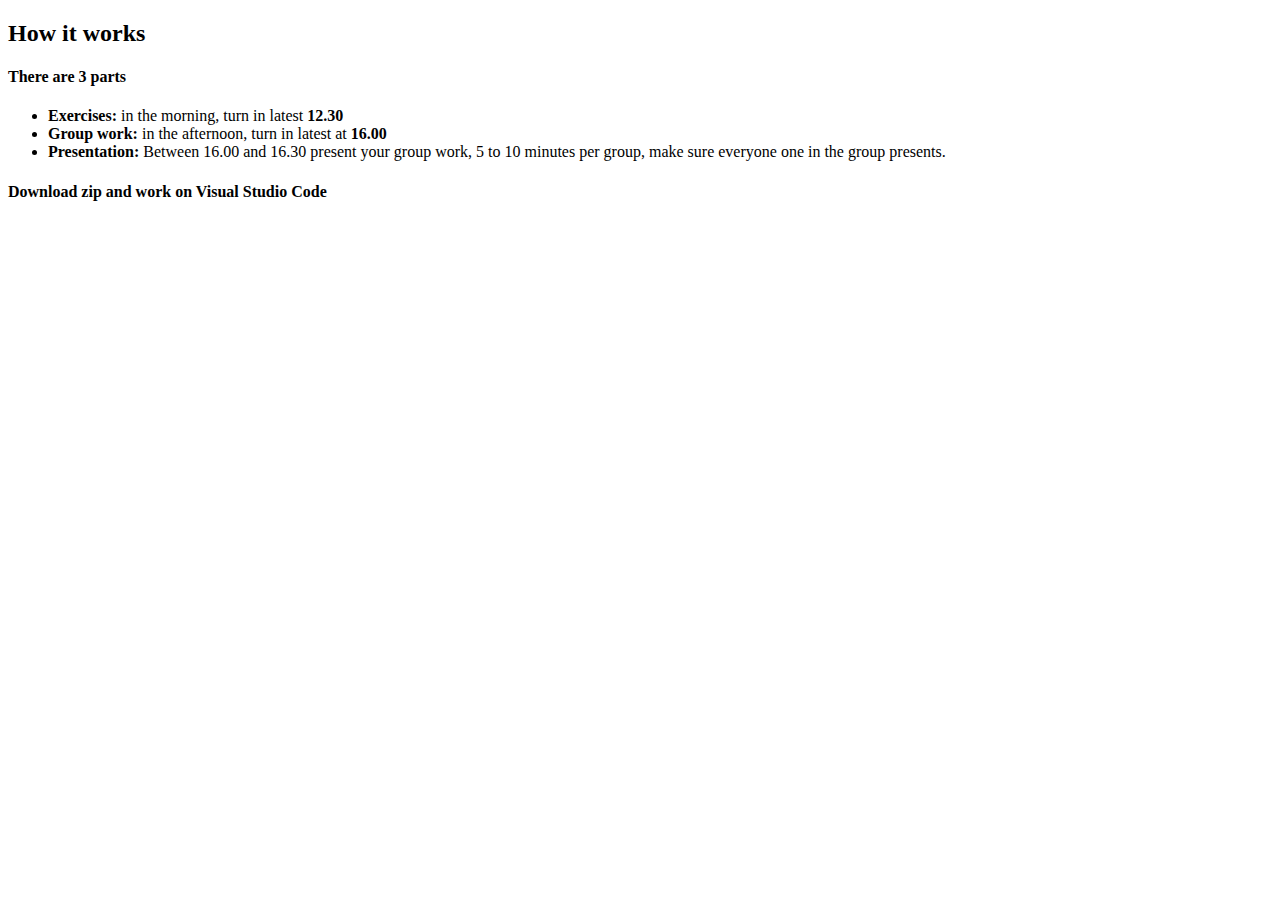
<file: index.html>
<!DOCTYPE html>
<html>

<head>
  <title>Coding Day</title>
</head>

<body>

        <section>
          <h2>How it works</h2>
          <h4>There are 3 parts</h4>
          <ul>
            <li><strong>Exercises:</strong> in the morning, turn in latest <strong>12.30</strong></li>
            <li><strong>Group work:</strong> in the afternoon, turn in latest at <strong>16.00</strong></li>
            <li><strong>Presentation:</strong> Between 16.00 and 16.30 present your group work, 5 to 10 minutes per group, make sure everyone one in the group presents.</li>  
          </ul>
          <h4>Download zip and work on Visual Studio Code</h4>
        </section>
</body>

</html>
</file>
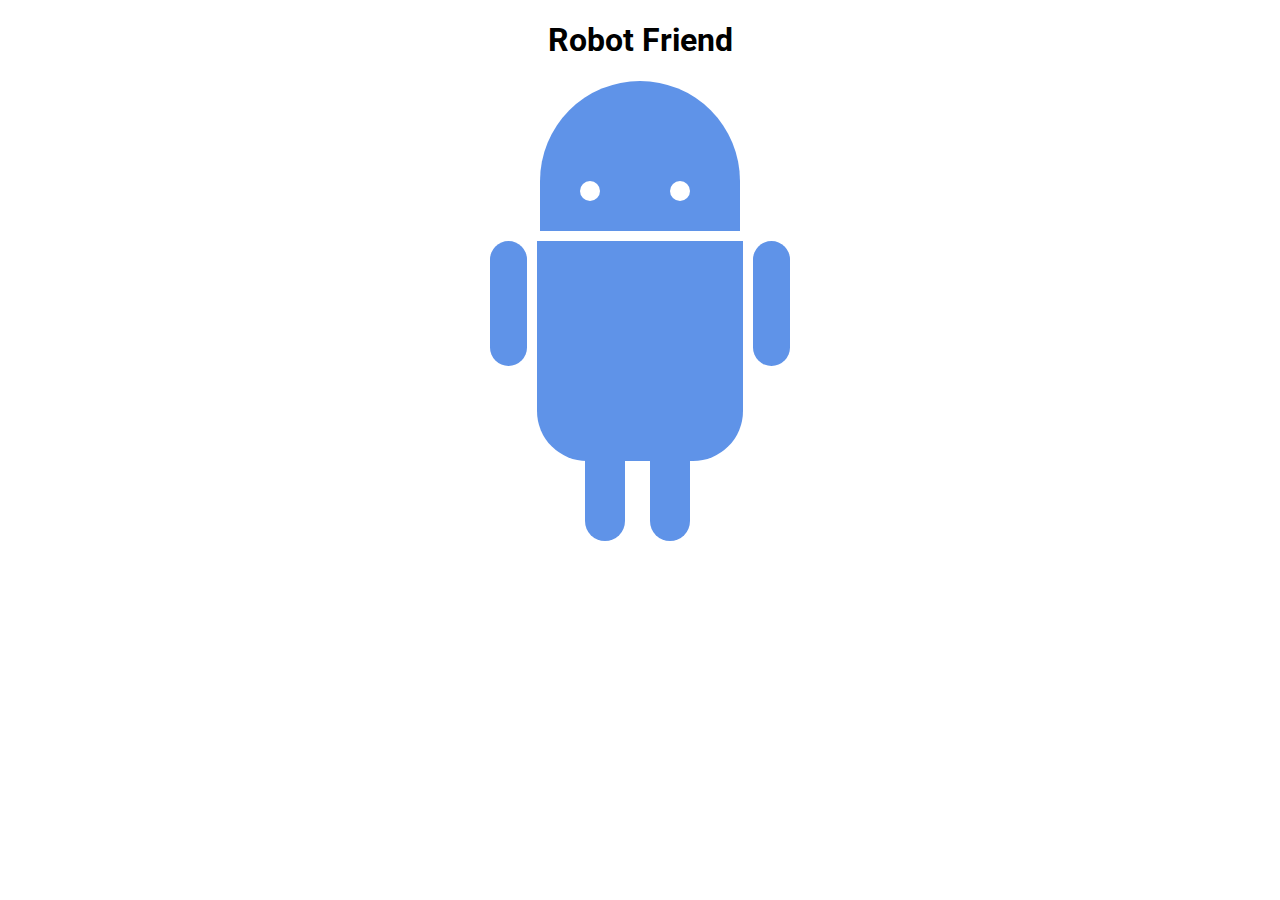
<file: 01_exercise/index.html>
<!DOCTYPE html>
<html>
  <head>
    <title>RoboPage</title>
    <link rel="stylesheet" type="text/css" href="style.css" />
    <link
      href="https://fonts.googleapis.com/css?family=Roboto"
      rel="stylesheet"
    />
  </head>
  <body>
    <h1>Robot Friend</h1>
    <div class="robots">
      <div class="android">
        <div class="head">
          <div class="eyes">
            <div class="left_eye"></div>
            <div class="right_eye"></div>
          </div>
        </div>
        <div class="upper_body">
          <div class="left_arm"></div>
          <div class="torso"></div>
          <div class="right_arm"></div>
        </div>
        <div class="lower_body">
          <div class="left_leg"></div>
          <div class="right_leg"></div>
        </div>
      </div>
    </div>
  </body>
</html>
</file>
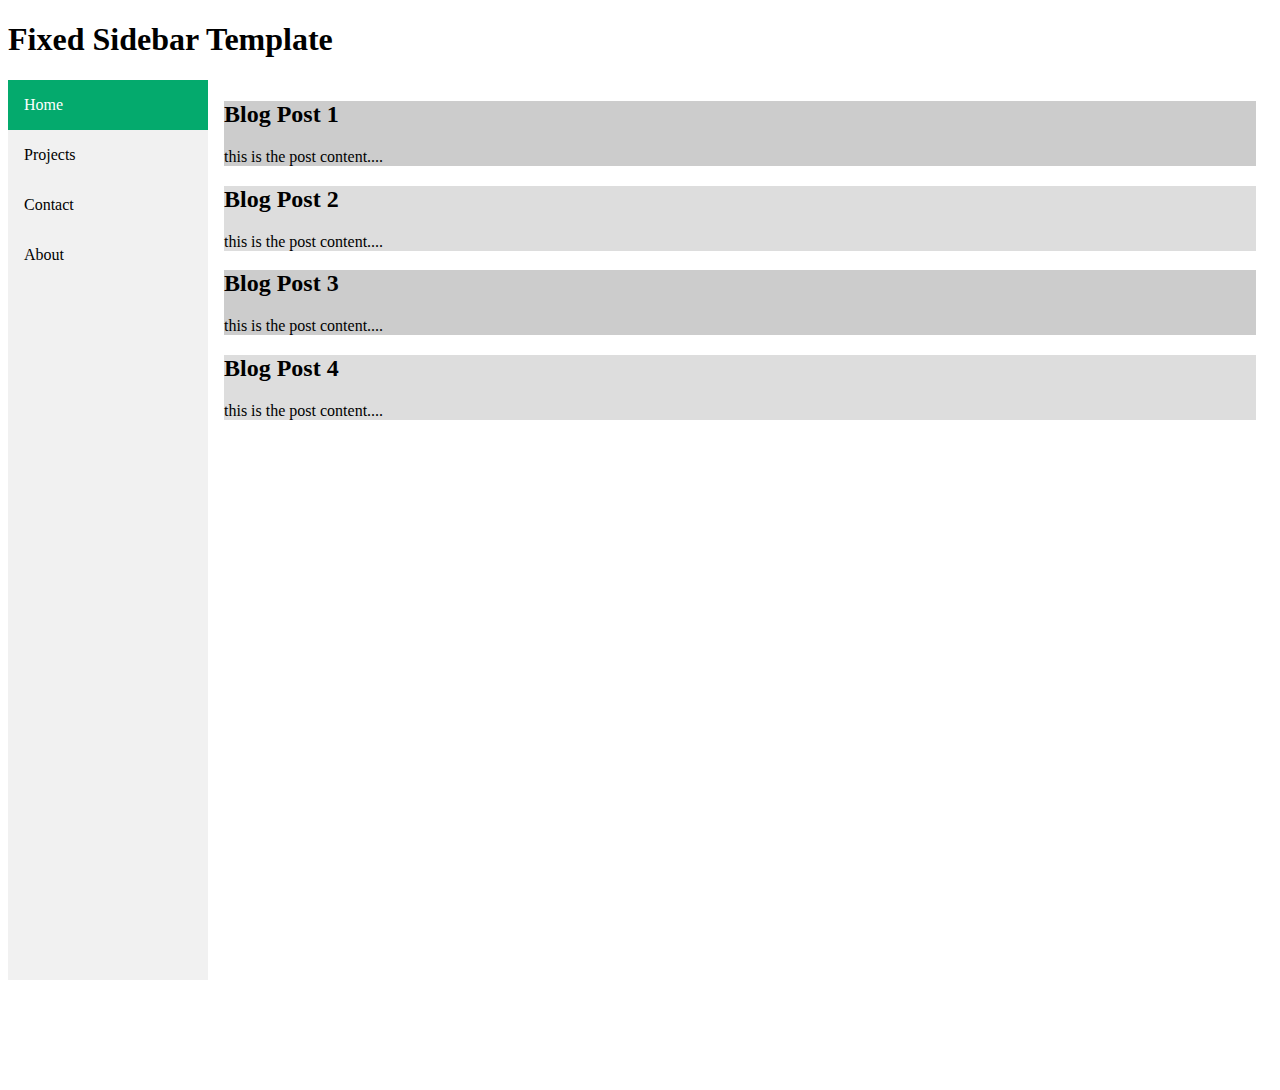
<file: 02_exercise/index.html>
<!DOCTYPE html>
<html>
  <head>
    <meta charset="UTF-8">
    <title><img src="./holy-grail-logo.svg" alt=""> Gary's Gardening Tips</title>
    <link rel="stylesheet" href="style.css">
  </head>
  <body>
    <div class="header">
      <h1>Fixed Sidebar Template</h1>
    </div>
    <div class="row">
        <div class="sidebar col-sm-4">
            <a class="active" href="#home">Home</a>
            <a href="#projects">Projects</a>
            <a href="#contact">Contact</a>
            <a href="#about">About</a>
        </div>
        <div class="content col-sm-8">
            <div class="row">
                <div class="column" style="background-color:#ccc;">
                  <h2 class="blogh">Blog Post 1</h2>
                  <p>this is the post content....</p>
                </div>
                <div class="column" style="background-color:#ddd;">
                  <h2 class="blogh">Blog Post 2</h2>
                  <p>this is the post content....</p>
                </div>
                <div class="column" style="background-color:#ccc;">
                    <h2 class="blogh">Blog Post 3</h2>
                    <p>this is the post content....</p>
                  </div>
                  <div class="column" style="background-color:#ddd;">
                    <h2 class="blogh">Blog Post 4</h2>
                    <p>this is the post content....</p>
                  </div>
              </div>
        </div>
    </div>
  </body>
</html>
</file>
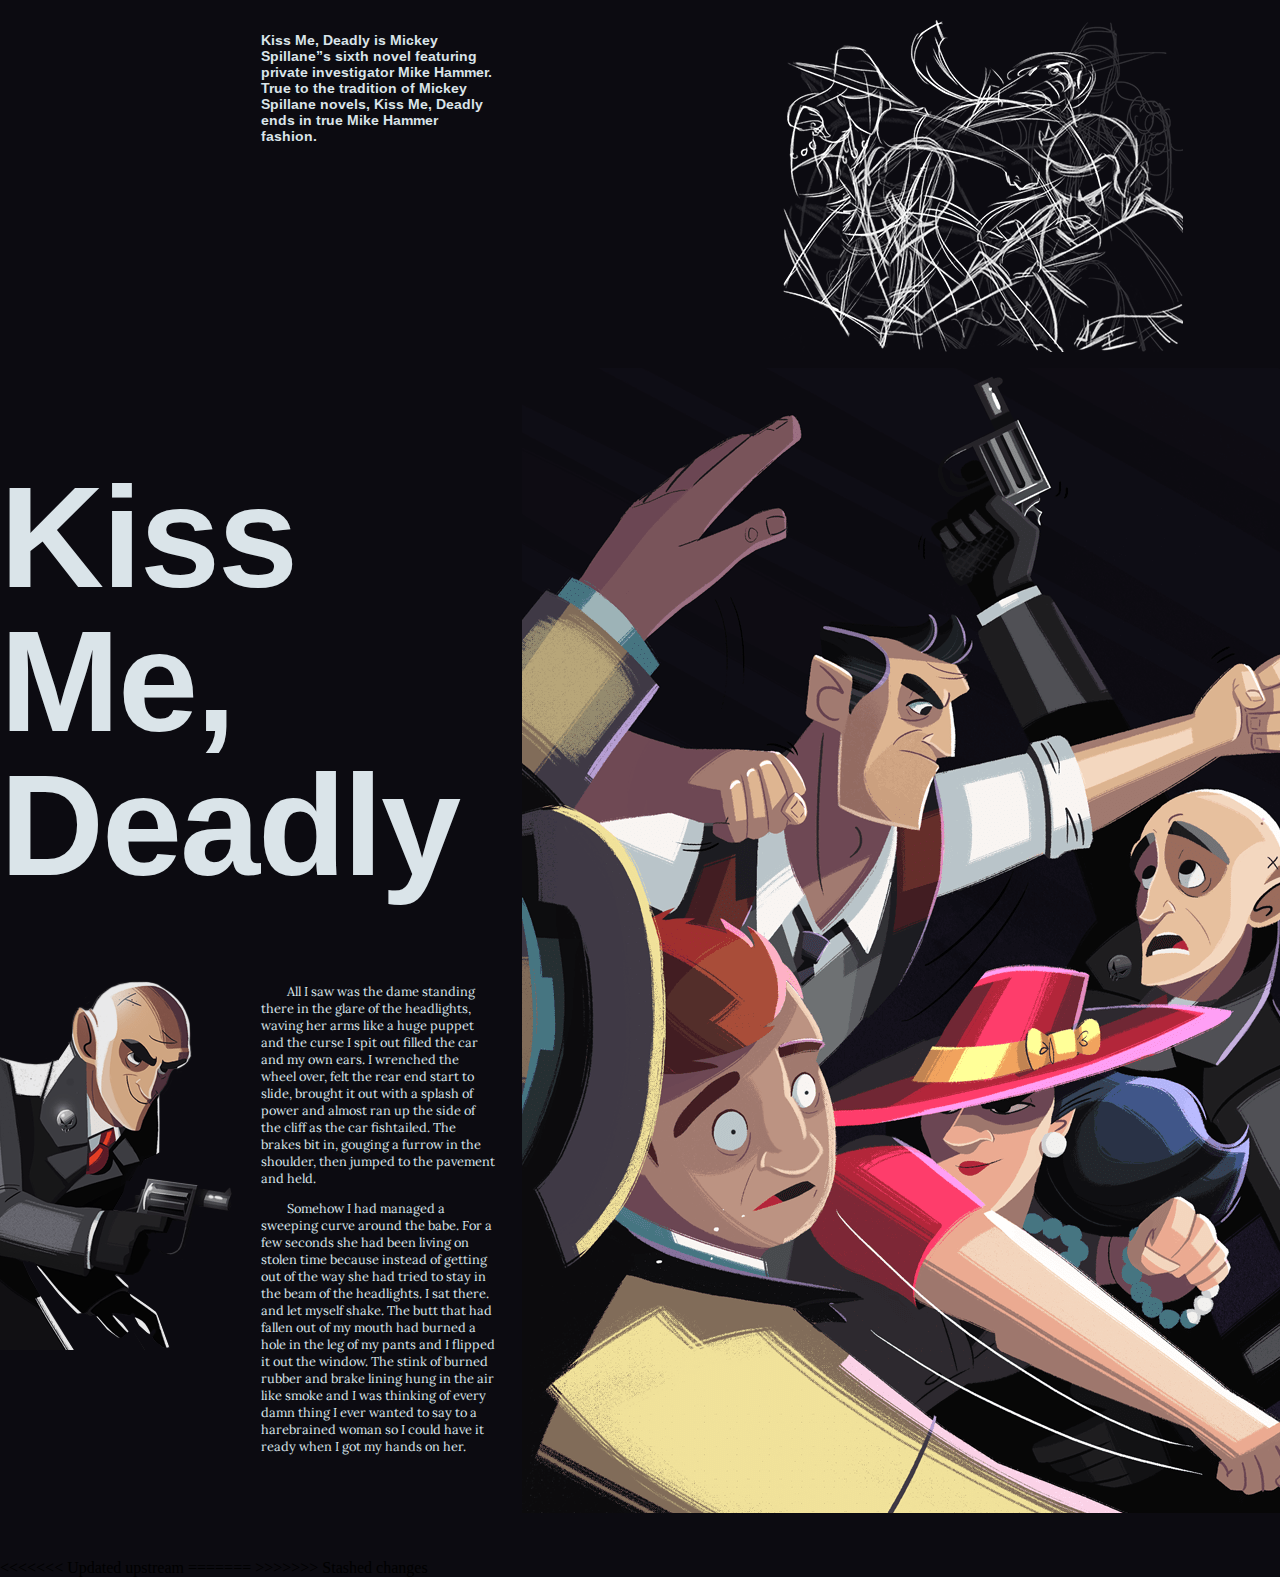
<file: 03_exercise/index.html>
<!DOCTYPE html>
<html>

<head>
  <meta charset="utf-8">
  <meta name="viewport" content="width=device-width,initial-scale=1">
  <title>Grid Layout</title>
  <link rel="stylesheet" href="css/styles.css">
  <link rel="stylesheet" href="https://fonts.googleapis.com/css?family=Arimo:b%7CLora">
</head>

<body class="no-js">
  <main>
    <picture>
      <source srcset="./images/banner.png" media="(min-width: 64em)">
        <img alt="Placeholder Picture" src="./images/banner-small.png">
    </picture>
    <h1>Kiss Me, Deadly</h1>
    <section>
      <p>All I saw was the dame standing there in the glare of the headlights, waving her arms like a huge puppet and the curse I spit out filled the car and my own ears. I wrenched the wheel over, felt the rear end start to slide, brought it out with a splash of power and almost ran up the side of the cliff as the car fishtailed. The brakes bit in, gouging a furrow in the shoulder, then jumped to the pavement and held.</p>
      <p>Somehow I had managed a sweeping curve around the babe. For a few seconds she had been living on stolen time because instead of getting out of the way she had tried to stay in the beam of the headlights. I sat there. and let myself shake. The butt that had fallen out of my mouth had burned a hole in the leg of my pants and I flipped it out the window. The stink of burned rubber and brake lining hung in the air like smoke and I was thinking of every damn thing I ever wanted to say to a harebrained woman so I could have it ready when I got my hands on her.<br>
      </p>
    </section>
    <aside>
      <p>Kiss Me, Deadly is Mickey Spillane”s sixth novel featuring private investigator Mike Hammer. True to the tradition of Mickey Spillane novels, Kiss Me, Deadly ends in true Mike Hammer fashion.<br>
      </p>
    </aside>
    <picture class="fig-1"><img alt="Placeholder Picture" src="./images/fig-1.png">
    </picture>
    <picture class="fig-2"><img alt="Placeholder Picture" src="./images/fig-2.png">
    </picture>
  </main>
</body>

<<<<<<< Updated upstream
</html>
=======
</html>
>>>>>>> Stashed changes
</file>
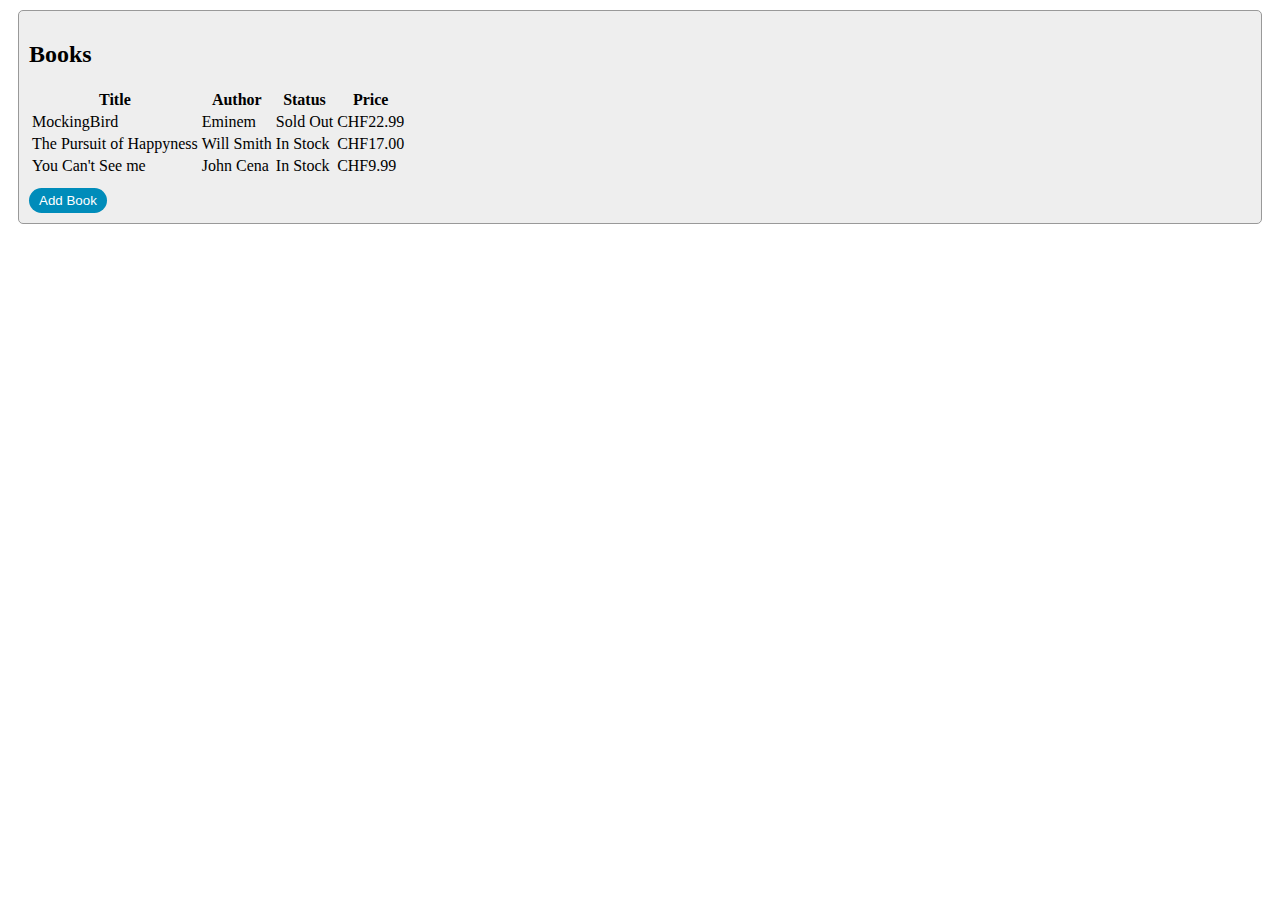
<file: 04_exercise/index.html>
<!DOCTYPE html>
<html>
  <head>
    <meta charset="UTF-8" />
    <title>Books</title>
    <link rel="stylesheet" href="style.css" />
  </head>
  <body>
    <div class="flex-container">
      <div class="flex-item">
        <h2>Books</h2>
        <table>
          <thead>
            <tr>
              <th>Title</th>
              <th>Author</th>
              <th>Status</th>
              <th>Price</th>
            </tr>
          </thead>
          <tbody id="book-list"></tbody>
        </table>

        <button id="add-btn">Add Book</button>

        <form id="add-form">
          <label>Title:</label>
          <input type="text" id="title-input" />
          <label>Author:</label>
          <input type="text" id="author-input" />
          <label>Status:</label>
          <select id="status-select">
            <option value="In Stock">In Stock</option>
            <option value="Sold Out">Sold Out</option>
          </select>

          <label>Price:</label>
          <input type="text" id="price-input" />
          <button type="submit">Add</button>
        </form>
      </div>
    </div>

    <script src="script.js"></script>
  </body>
</html>
</file>
<file: 01_exercise/style.css>
h1 {
	text-align: center;
	font-family: 'Roboto', sans-serif;
}

.robots {
	display: flex;
	justify-content: center;
}

.head, 
.left_arm, 
.torso, 
.right_arm, 
.left_leg, 
.right_leg {
	 background-color: #5f93e8;
}

.head { 
	width: 200px; 
	margin: 0 auto; 
	height: 150px; 
	border-radius: 200px 200px 0 0; 
	margin-bottom: 10px;
} 

.eyes {
	
}

.upper_body { 
	width: 300px; 
	height: 150px;
	display: flex; 
} 

.left_arm, .right_arm { 
	width: 40px; 
	height: 125px;
	border-radius: 100px; 
} 

.left_arm { 
	margin-right: 10px; 
} 

.right_arm { 
	margin-left: 10px; 
} 

.torso { 
	padding: 10px;
	width: 200px; 
	height: 200px;
	border-radius: 0 0 50px 50px;  
} 

.lower_body { 
	width: 200px; 
	height: 200px;
	align-items: center; 
	margin: 0 auto;

} 

.left_leg, .right_leg { 
	position: relative; 
	width: 40px; 
	height: 120px;
	border-radius: 0 0 100px 100px; 
} 

.left_leg { 
	margin-left: 45px; 
	top: 30px;
} 

.left_leg:hover {
	-webkit-transform: rotate(20deg);
    -moz-transform: rotate(20deg);
    -o-transform: rotate(20deg);
    -ms-transform: rotate(20deg);
    transform: rotate(20deg);
}

.right_leg { 
	margin-left: 120px;	
	bottom: 90px;
	right: 10px;
}

.left_eye, .right_eye { 
	width: 20px; 
	height: 20px; 
	border-radius: 15px; 
	background-color: white;  
} 

.left_eye { 
	/* These properties are new and you haven't encountered
	in this course. Check out CSS Tricks to see what it does! */
	position: relative; 
	top: 100px; 
	left: 40px; 
} 

.right_eye { 
	position: relative; 
	top: 80px; 
	left: 130px; 
}
</file>
<file: 02_exercise/style.css>
.sidebar {
    margin: 0;
    padding: 0;
    width: 200px;
    background-color: #f1f1f1;
    position: fixed;
    height: 100%;
    overflow: auto;
  }


  

  .sidebar a {
    display: block;
    color: black;
    padding: 16px;
    text-decoration: none;
  }
 
  .sidebar a.active {
    background-color: #04AA6D;
    color: white;
  }
  
  /* Links on mouse-over */
  .sidebar a:hover:not(.active) {
    background-color: #555;
    color: white;
  }
  
  /* Page content. The value of the margin-left property should match the value of the sidebar's width property */
  div.content {
    margin-left: 200px;
    padding: 1px 16px;
    height: 1000px;
  }
  
  /* On screens that are less than 700px wide, make the sidebar into a topbar */
  @media screen and (max-width: 700px) {
    .sidebar {
      width: 100%;
      height: auto;
      position: relative;
    }
    .sidebar a {float: left;}
    div.content {margin-left: 0;}
  }
  
  /* On screens that are less than 400px, display the bar vertically, instead of horizontally */
  @media screen and (max-width: 400px) {
    .sidebar a {
      text-align: center;
      float: none;
    }
  }
</file>
<file: 03_exercise/css/styles.css>
/* Text Elements */

h1 {
  margin-bottom: .75rem;
  color: #dae4e9;
  letter-spacing: -.015em;
  font-weight: 700;
  font-size: 16vmin;
  font-family: 'Arimo', cursive;
  line-height: 1;
}

aside p {
  text-indent: 0vw;
  font-weight: 700;
  font-size: .9rem;
  font-family: 'Arimo', cursive;
}

p {
  margin-bottom: 0;
  color: #dae4e9;
  text-indent: 2vw;
  font-size: .8rem;
  font-family: 'Lora', cursive;
}

/* Layout Elements */

html, body {
  margin: 0;
  padding: 0;
}

body {
  background-color: #0c0b11;
}

section {
  margin-bottom: 1.5rem;
}

main {
  padding: 2vh 4vw;
}

img {
  max-width: none;
}

.fig-1 {
  max-width: 240px;
}

picture {
  margin-bottom: 1.5rem;
  min-width: 0;
  max-width: none;
}

.fig-2 {
  display: none;
}

@supports (display: grid) {
  /* Text Elements */

  h1 {
    grid-area: title;
  }

  /* Layout Elements */

  aside {
    grid-area: aside;
  }

  section {
    padding-left: 0vw;
    grid-area: main;
  }

  main {
    display: grid;

    grid-column-gap: 2vw;
  }

  .fig-1 {
    grid-area: fig-1;
  }

  picture {
    grid-area: banner;
  }
}

@media screen and (min-width: 40rem) {
  @supports (display: grid) {
      /* Layout Elements */

    main {
      padding-top: 2vh;
    }
  }
}

@media screen and (min-width: 64rem) {
  .fig-2 {
    display: block;
  }

  @supports (display: grid) {
      /* Layout Elements */

    main {
      padding-right: 0vw;
      padding-left: 0vw;

      grid-template-areas: '. aside . fig-2 fig-2' 'title title banner banner banner' 'fig-1 main banner banner banner';
      grid-template-rows: repeat(3 , auto);
      grid-template-columns: repeat(5 , 1fr);
    }

    section {
      -webkit-column-width: 12em;
         -moz-column-width: 12em;
              column-width: 12em;
      -webkit-column-gap: 1.5rem;
         -moz-column-gap: 1.5rem;
              column-gap: 1.5rem;
    }

    picture {
        max-width: 800px;
    }

    .fig-2 {
      margin-bottom: .75rem;

      grid-area: fig-2;
    }
  }
}
</file>
<file: 04_exercise/style.css>
.flex-item {
    margin: 10px;
    padding: 10px;
    background-color: #eee;
    border: 1px solid #999;
    border-radius: 5px;
    flex-basis: 25%;
  }

  #add-btn {
    margin-top: 10px;
    padding: 5px 10px;
    background-color: #008CBA;
    color: white;
    border: none;
    border-radius: 15px;
  }
  
  #add-form {
    display: none;
  }
  
  #add-form label {
    display: block;
    margin-bottom: 5px;
  }
  
  #add-form input[type="text"] {
    padding: 5px;
    width: 100%;
    border: 1px solid #ccc;
    border-radius: 5px;
  }
  
  #add-form button[type="submit"] {
    margin-top: 10px;
    padding: 5px 10px;
    background-color: #008CBA;
    color: white;
    border: none;
    border-radius: 5px;
    cursor: pointer;
  }
</file>
